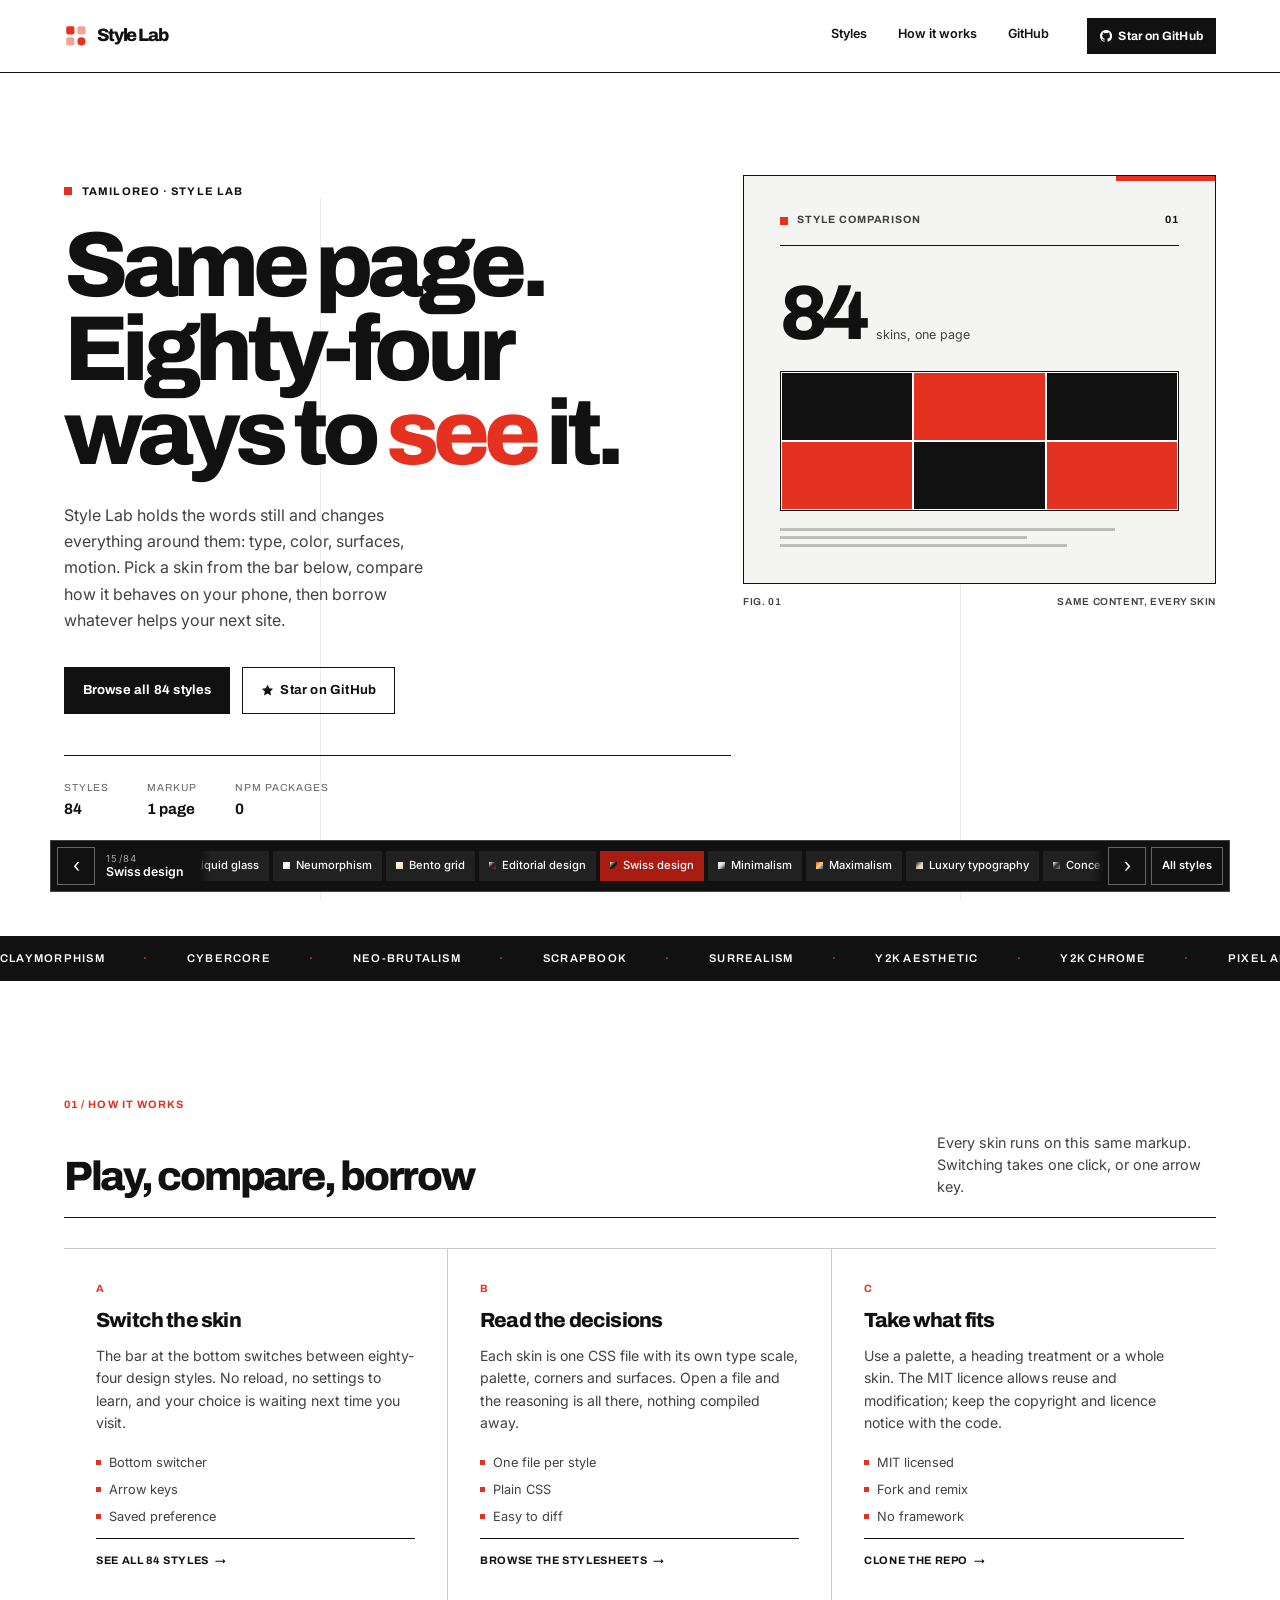
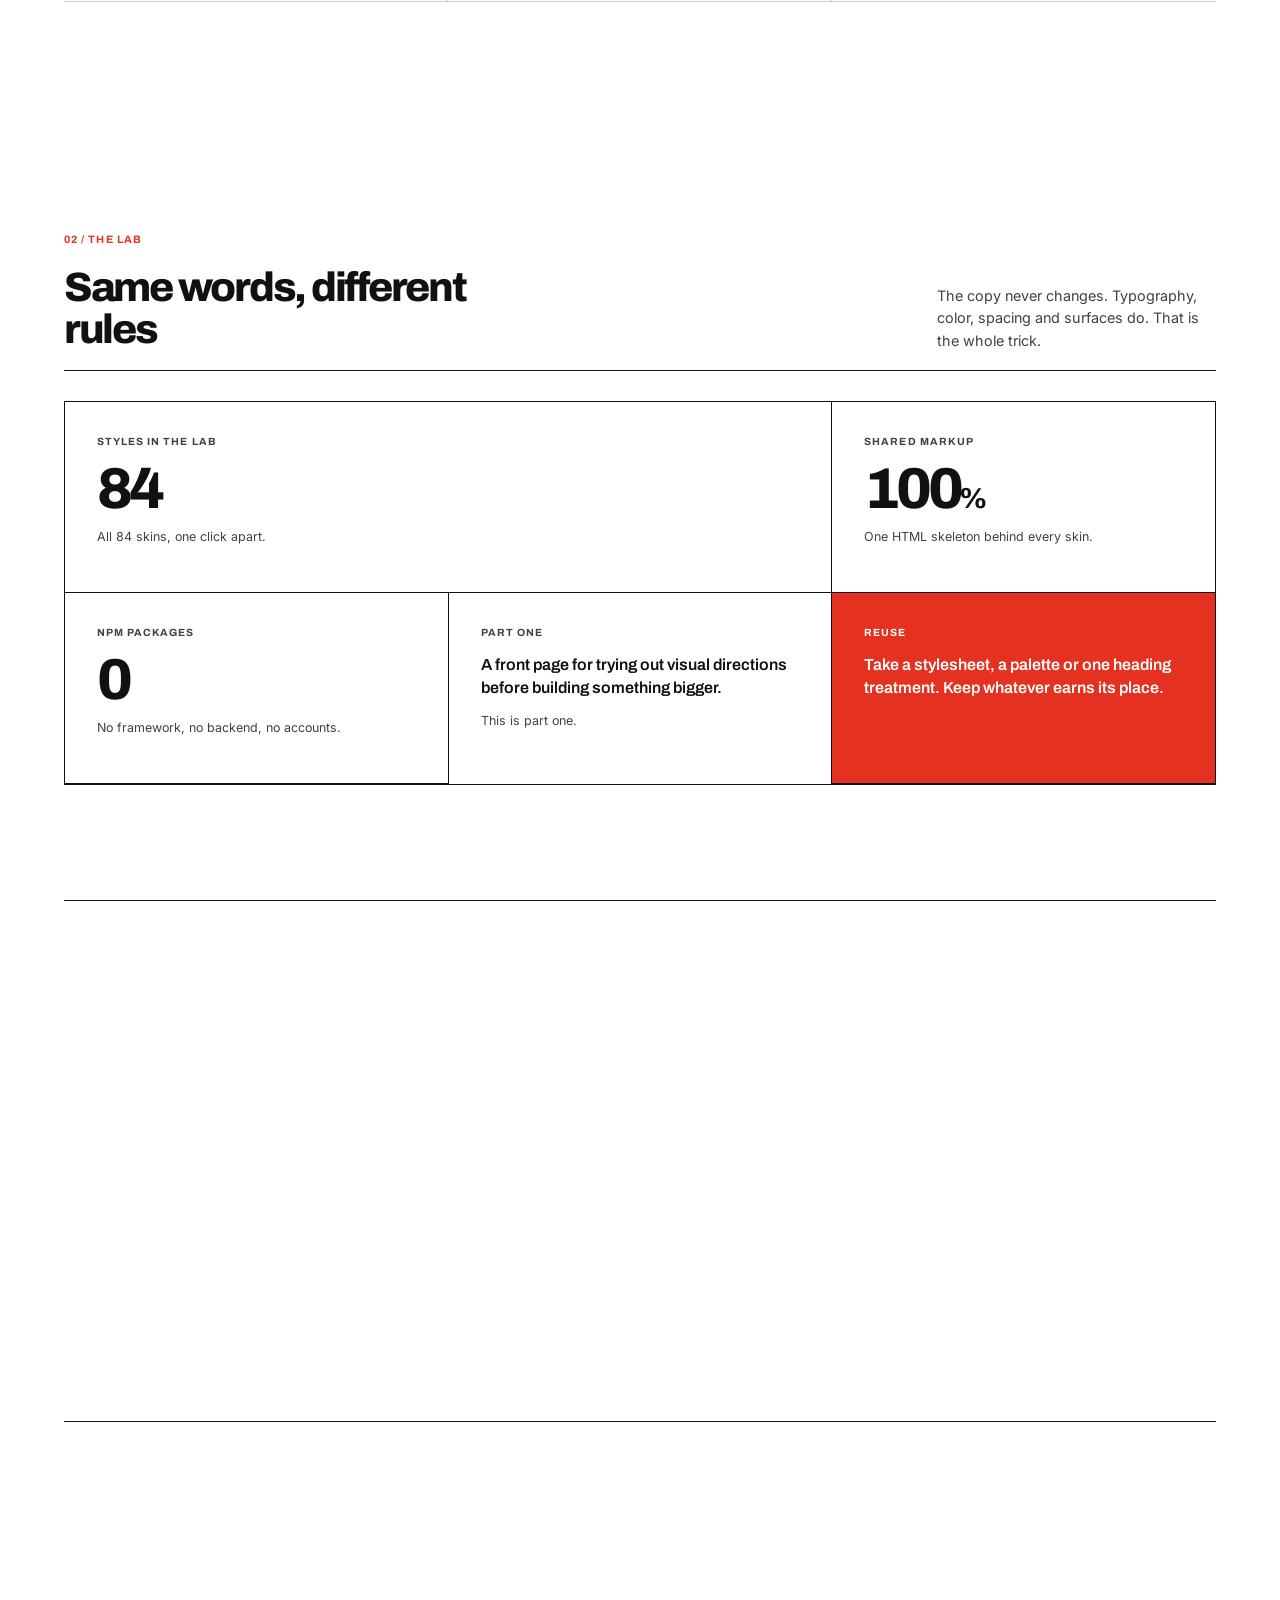
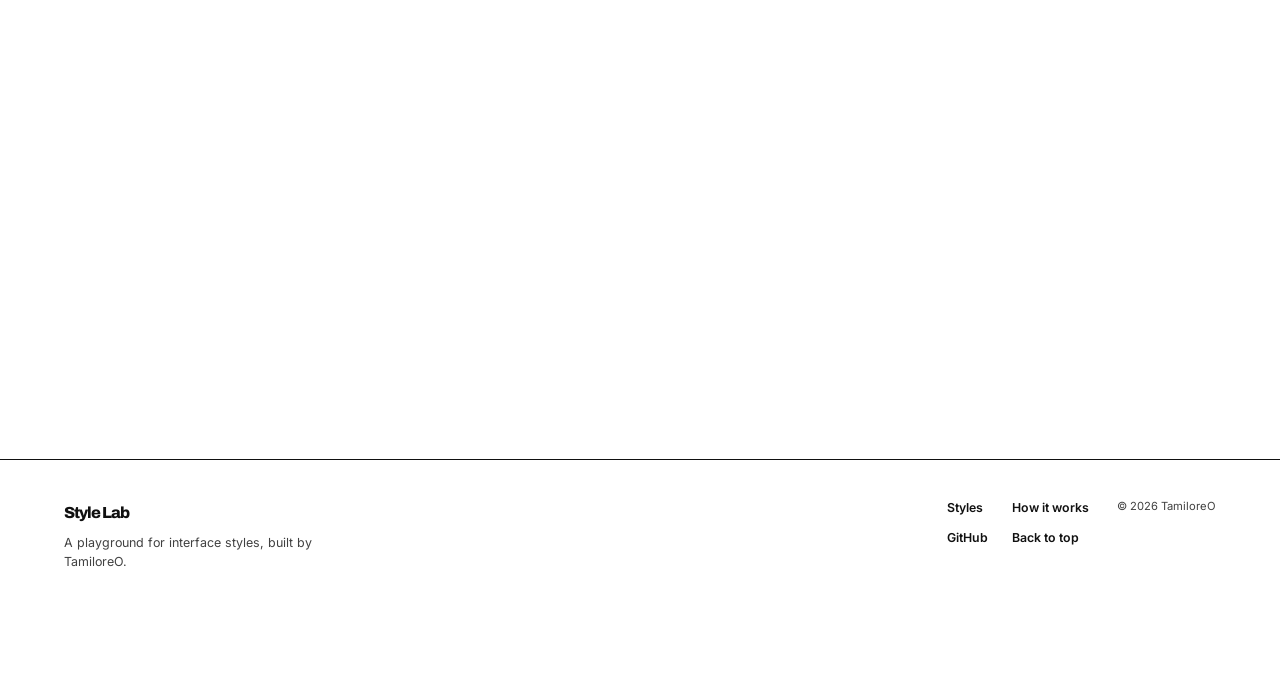
<file: public/index.html>
<!doctype html>
<html lang="en" data-style="swiss">
  <head>
    <meta charset="utf-8" />
    <meta name="viewport" content="width=device-width, initial-scale=1" />
    <title>Style Lab by TamiloreO: one page in eighty-four styles</title>
    <meta
      name="description"
      content="Eighty-four design styles applied to the same front page. Switch skins to compare type, color and layout, then borrow what works for your next site."
    />
    <link rel="canonical" href="https://tamiloreo.github.io/style-labs/" />
    <meta property="og:type" content="website" />
    <meta property="og:url" content="https://tamiloreo.github.io/style-labs/" />
    <meta property="og:title" content="Style Lab by TamiloreO" />
    <meta
      property="og:description"
      content="One page, eighty-four design styles. Compare them and find ideas for your next site."
    />
    <meta name="twitter:card" content="summary" />
    <meta name="twitter:title" content="TamiloreO’s Style Lab" />
    <meta name="twitter:description" content="One page, eighty-four styles. Play, compare, and find a direction for your next site." />
    <meta property="og:site_name" content="TamiloreO’s Style Lab" />
    <meta name="theme-color" content="#ffffff" />
    <link rel="preconnect" href="https://fonts.googleapis.com" />
    <link rel="preconnect" href="https://fonts.gstatic.com" crossorigin />
    <link rel="icon" href="favicon.svg" type="image/svg+xml" />
    <link rel="stylesheet" href="styles/base.css?v=42f1429597" />
    <script src="boot.js?v=42f1429597"></script>
    <script src="registry.js?v=42f1429597"></script>
    <noscript><link rel="stylesheet" href="styles/swiss.css?v=42f1429597" /></noscript>
    <link id="controls-sheet" rel="stylesheet" href="styles/controls.css?v=42f1429597" />
  </head>
  <body>
    <a class="skip-link" href="#main">Skip to content</a>

    <div class="decor" aria-hidden="true">
      <span class="decor__a"></span>
      <span class="decor__b"></span>
      <span class="decor__c"></span>
      <span class="decor__d"></span>
    </div>

    <header class="site-header">
      <div class="wrap site-header__inner">
        <a class="brand" href="#top" aria-label="Style Lab by TamiloreO, home">
          <span class="brand__mark" aria-hidden="true">
            <svg viewBox="0 0 32 32" fill="none" aria-hidden="true">
              <rect x="3" y="3" width="11" height="11" rx="2.4" fill="currentColor" />
              <rect x="18" y="3" width="11" height="11" rx="2.4" fill="currentColor" opacity="0.45" />
              <rect x="3" y="18" width="11" height="11" rx="2.4" fill="currentColor" opacity="0.45" />
              <rect x="18" y="18" width="11" height="11" rx="5.5" fill="currentColor" />
            </svg>
          </span>
          <span class="brand__word">Style Lab</span>
        </a>

        <nav class="site-nav" aria-label="Primary">
          <a href="#work">Styles</a>
          <a href="#studio">How it works</a>
          <a href="https://github.com/TamiloreO/style-labs" target="_blank" rel="noopener noreferrer">GitHub</a>
        </nav>

        <a
          class="btn btn--sm site-header__cta"
          href="https://github.com/TamiloreO/style-labs"
          target="_blank"
          rel="noopener noreferrer"
        >
          <svg class="icon" viewBox="0 0 16 16" fill="currentColor" aria-hidden="true">
            <path d="M8 0C3.58 0 0 3.58 0 8a8 8 0 0 0 5.47 7.59c.4.07.55-.17.55-.38 0-.19-.01-.82-.01-1.49-2.01.37-2.53-.49-2.69-.94-.09-.23-.48-.94-.82-1.13-.28-.15-.68-.52-.01-.53.63-.01 1.08.58 1.23.82.72 1.21 1.87.87 2.33.66.07-.52.28-.87.51-1.07-1.78-.2-3.64-.89-3.64-3.95 0-.87.31-1.59.82-2.15-.08-.2-.36-1.02.08-2.12 0 0 .67-.21 2.2.82a7.4 7.4 0 0 1 2-.27c.68 0 1.36.09 2 .27 1.53-1.04 2.2-.82 2.2-.82.44 1.1.16 1.92.08 2.12.51.56.82 1.27.82 2.15 0 3.07-1.87 3.75-3.65 3.95.29.25.54.73.54 1.48 0 1.07-.01 1.93-.01 2.2 0 .21.15.46.55.38A8.01 8.01 0 0 0 16 8c0-4.42-3.58-8-8-8Z" />
          </svg>
          Star on GitHub
        </a>

        <button class="nav-toggle" type="button" aria-expanded="false" aria-controls="mobile-nav">
          <span aria-hidden="true"></span>
          <span class="nav-toggle__text">Menu</span>
        </button>
      </div>

      <div class="mobile-nav" id="mobile-nav" hidden>
        <a href="#work">Styles</a>
        <a href="#studio">How it works</a>
        <a href="https://github.com/TamiloreO/style-labs" target="_blank" rel="noopener noreferrer">GitHub</a>
        <a href="https://github.com/TamiloreO/style-labs" target="_blank" rel="noopener noreferrer">Star on GitHub</a>
      </div>
    </header>

    <main id="main">
      <section class="hero wrap" id="top">
        <div class="hero__copy">
          <p class="eyebrow">
            <span class="eyebrow__dot" aria-hidden="true"></span>
            TamiloreO · Style Lab
          </p>
          <h1 class="hero__title">
            <span class="hl"><span class="hw">Same</span> <span class="hw">page.</span></span>
            <span class="hl"><span class="hw"><span class="no-break">Eighty-four</span></span> <span class="hw">ways</span></span>
            <span class="hl"><span class="hw">to</span> <em>see</em> <span class="hw">it.</span></span>
          </h1>
          <p class="hero__lede">
            Style Lab holds the words still and changes everything around them: type, color,
            surfaces, motion. Pick a skin from the bar below, compare how it behaves on your
            phone, then borrow whatever helps your next site.
          </p>
          <div class="hero__actions">
            <button class="btn" type="button" data-open-sheet>Browse all 84 styles</button>
            <a
              class="btn btn--ghost"
              href="https://github.com/TamiloreO/style-labs"
              target="_blank"
              rel="noopener noreferrer"
            >
              <svg class="icon" viewBox="0 0 16 16" fill="currentColor" aria-hidden="true">
                <path d="M8 .9l2.1 4.3 4.7.7-3.4 3.3.8 4.7L8 11.7l-4.2 2.2.8-4.7L1.2 5.9l4.7-.7L8 .9Z" />
              </svg>
              Star on GitHub
            </a>
          </div>
          <dl class="hero__meta">
            <div><dt>Styles</dt><dd>84</dd></div>
            <div><dt>Markup</dt><dd>1 page</dd></div>
            <div><dt>npm packages</dt><dd>0</dd></div>
          </dl>
        </div>

        <figure class="hero__art">
          <div class="art__viewport" id="art-viewport" tabindex="-1" aria-label="Hero artwork">
            <div class="art" id="art-panel">
              <div class="art__head">
                <span class="art__dot" aria-hidden="true"></span>
                <span class="art__label">Style comparison</span>
                <span class="art__num">01</span>
              </div>
              <div class="art__stat">
                <b>84</b>
                <span>skins, one page</span>
              </div>
              <div class="art__bars" aria-hidden="true">
                <i style="--h: 38%"></i>
                <i style="--h: 62%"></i>
                <i style="--h: 51%"></i>
                <i style="--h: 84%"></i>
                <i style="--h: 70%"></i>
                <i style="--h: 96%"></i>
              </div>
              <div class="art__list" aria-hidden="true">
                <span></span><span></span><span></span>
              </div>
            </div>
          </div>
          <div class="art__zoom" role="group" aria-label="Artwork view">
            <button class="art__zoom-btn" type="button" data-art-zoom="in" aria-label="Zoom in">+</button>
            <button class="art__zoom-btn" type="button" data-art-zoom="out" aria-label="Zoom out">&#8722;</button>
            <button class="art__zoom-btn art__zoom-btn--text" type="button" data-art-zoom="reset">Reset</button>
          </div>
          <figcaption>Fig. 01 <span>Same content, every skin</span></figcaption>
          <p class="image-credit" id="image-credit" hidden></p>
        </figure>
      </section>

      <section class="ticker" aria-hidden="true">
        <div class="ticker__track">
          <div class="ticker__group">
            <span>Claymorphism</span><i aria-hidden="true">·</i>
            <span>Cybercore</span><i aria-hidden="true">·</i>
            <span>Neo-brutalism</span><i aria-hidden="true">·</i>
            <span>Scrapbook</span><i aria-hidden="true">·</i>
            <span>Surrealism</span><i aria-hidden="true">·</i>
            <span>Y2K aesthetic</span><i aria-hidden="true">·</i>
            <span>Y2K chrome</span><i aria-hidden="true">·</i>
            <span>Pixel art</span><i aria-hidden="true">·</i>
            <span>Synthwave</span><i aria-hidden="true">·</i>
            <span>Glassmorphism</span><i aria-hidden="true">·</i>
            <span>Liquid glass</span><i aria-hidden="true">·</i>
            <span>Neumorphism</span><i aria-hidden="true">·</i>
            <span>Bento grid</span><i aria-hidden="true">·</i>
            <span>Editorial design</span><i aria-hidden="true">·</i>
            <span>Swiss design</span><i aria-hidden="true">·</i>
            <span>Minimalism</span><i aria-hidden="true">·</i>
            <span>Maximalism</span><i aria-hidden="true">·</i>
            <span>Luxury typography</span><i aria-hidden="true">·</i>
            <span>Conceptual sketch</span><i aria-hidden="true">·</i>
            <span>Ethereal</span><i aria-hidden="true">·</i>
            <span>Bohemian</span><i aria-hidden="true">·</i>
            <span>Victorian</span><i aria-hidden="true">·</i>
            <span>Cyberpunk</span><i aria-hidden="true">·</i>
            <span>Wabi-sabi</span><i aria-hidden="true">·</i>
            <span>Retro desktop</span><i aria-hidden="true">·</i>
            <span>Skeuomorphism</span><i aria-hidden="true">·</i>
            <span>Constructivism</span><i aria-hidden="true">·</i>
            <span>Op Art</span><i aria-hidden="true">·</i>
            <span>Risograph</span><i aria-hidden="true">·</i>
            <span>Comic layout</span><i aria-hidden="true">·</i>
            <span>Kinetic type</span><i aria-hidden="true">·</i>
            <span>Scrollytelling</span><i aria-hidden="true">·</i>
            <span>Relationship graph</span><i aria-hidden="true">·</i>
            <span>Material Expressive</span><i aria-hidden="true">·</i>
            <span>Wayfinding</span><i aria-hidden="true">·</i>
            <span>Conversational</span><i aria-hidden="true">·</i>
            <span>Administrative form</span><i aria-hidden="true">·</i>
            <span>Concrete poetry</span><i aria-hidden="true">·</i>
            <span>Zoomable canvas</span><i aria-hidden="true">·</i>
            <span>Banknote engraving</span><i aria-hidden="true">·</i>
            <span>Card catalogue</span><i aria-hidden="true">·</i>
            <span>Timetable grid</span><i aria-hidden="true">·</i>
            <span>Felt texture</span><i aria-hidden="true">·</i>
            <span>Fluted glass</span><i aria-hidden="true">·</i>
            <span>Thermal gradients</span><i aria-hidden="true">·</i>
            <span>Water ripples</span><i aria-hidden="true">·</i>
            <span>Speckled graphite</span><i aria-hidden="true">·</i>
            <span>Single-hue landscape</span><i aria-hidden="true">·</i>
            <span>Blueprint grids</span><i aria-hidden="true">·</i>
            <span>Halftone</span><i aria-hidden="true">·</i>
            <span>Grainy gradients</span><i aria-hidden="true">·</i>
            <span>Grass texture</span><i aria-hidden="true">·</i>
            <span>Dithered images</span><i aria-hidden="true">·</i>
            <span>Paper texture</span><i aria-hidden="true">·</i>
            <span>Contour lines</span><i aria-hidden="true">·</i>
            <span>Cloud sky</span><i aria-hidden="true">·</i>
            <span>Pixel mosaics</span><i aria-hidden="true">·</i>
            <span>Lens distortion</span><i aria-hidden="true">·</i>
            <span>Stippled gradients</span><i aria-hidden="true">·</i>
            <span>Square-dot grids</span><i aria-hidden="true">·</i>
            <span>Blurred photos</span><i aria-hidden="true">·</i>
            <span>Iridescent shapes</span><i aria-hidden="true">·</i>
            <span>Impressionist paintings</span><i aria-hidden="true">·</i>
            <span>ASCII and pixels</span><i aria-hidden="true">·</i>
            <span>Y2K Sony ads</span><i aria-hidden="true">·</i>
            <span>Mexico 68 optical art</span><i aria-hidden="true">·</i>
            <span>Nagel-inspired pop</span><i aria-hidden="true">·</i>
            <span>NASA graphics manual</span><i aria-hidden="true">·</i>
            <span>Googie signs</span><i aria-hidden="true">·</i>
            <span>Psychedelic pop ads</span><i aria-hidden="true">·</i>
            <span>Rams / Braun</span><i aria-hidden="true">·</i>
            <span>VHS tape covers</span><i aria-hidden="true">·</i>
            <span>Dark Deco</span><i aria-hidden="true">·</i>
            <span>Jet-age airline posters</span><i aria-hidden="true">·</i>
            <span>Sato-inspired gradients</span><i aria-hidden="true">·</i>
            <span>Y2K clear plastic</span><i aria-hidden="true">·</i>
            <span>French Open posters</span><i aria-hidden="true">·</i>
            <span>Vintage matchbooks</span><i aria-hidden="true">·</i>
            <span>Mission control rooms</span><i aria-hidden="true">·</i>
            <span>One-colour perfume ads</span><i aria-hidden="true">·</i>
            <span>Italian futurism ads</span><i aria-hidden="true">·</i>
            <span>Annual report covers</span><i aria-hidden="true">·</i>
            <span>50s Fortune covers</span><i aria-hidden="true">·</i>
            <span>Moody corporate futurism</span><i aria-hidden="true">·</i>
          </div>
          <div class="ticker__group">
            <span>Claymorphism</span><i aria-hidden="true">·</i>
            <span>Cybercore</span><i aria-hidden="true">·</i>
            <span>Neo-brutalism</span><i aria-hidden="true">·</i>
            <span>Scrapbook</span><i aria-hidden="true">·</i>
            <span>Surrealism</span><i aria-hidden="true">·</i>
            <span>Y2K aesthetic</span><i aria-hidden="true">·</i>
            <span>Y2K chrome</span><i aria-hidden="true">·</i>
            <span>Pixel art</span><i aria-hidden="true">·</i>
            <span>Synthwave</span><i aria-hidden="true">·</i>
            <span>Glassmorphism</span><i aria-hidden="true">·</i>
            <span>Liquid glass</span><i aria-hidden="true">·</i>
            <span>Neumorphism</span><i aria-hidden="true">·</i>
            <span>Bento grid</span><i aria-hidden="true">·</i>
            <span>Editorial design</span><i aria-hidden="true">·</i>
            <span>Swiss design</span><i aria-hidden="true">·</i>
            <span>Minimalism</span><i aria-hidden="true">·</i>
            <span>Maximalism</span><i aria-hidden="true">·</i>
            <span>Luxury typography</span><i aria-hidden="true">·</i>
            <span>Conceptual sketch</span><i aria-hidden="true">·</i>
            <span>Ethereal</span><i aria-hidden="true">·</i>
            <span>Bohemian</span><i aria-hidden="true">·</i>
            <span>Victorian</span><i aria-hidden="true">·</i>
            <span>Cyberpunk</span><i aria-hidden="true">·</i>
            <span>Wabi-sabi</span><i aria-hidden="true">·</i>
            <span>Retro desktop</span><i aria-hidden="true">·</i>
            <span>Skeuomorphism</span><i aria-hidden="true">·</i>
            <span>Constructivism</span><i aria-hidden="true">·</i>
            <span>Op Art</span><i aria-hidden="true">·</i>
            <span>Risograph</span><i aria-hidden="true">·</i>
            <span>Comic layout</span><i aria-hidden="true">·</i>
            <span>Kinetic type</span><i aria-hidden="true">·</i>
            <span>Scrollytelling</span><i aria-hidden="true">·</i>
            <span>Relationship graph</span><i aria-hidden="true">·</i>
            <span>Material Expressive</span><i aria-hidden="true">·</i>
            <span>Wayfinding</span><i aria-hidden="true">·</i>
            <span>Conversational</span><i aria-hidden="true">·</i>
            <span>Administrative form</span><i aria-hidden="true">·</i>
            <span>Concrete poetry</span><i aria-hidden="true">·</i>
            <span>Zoomable canvas</span><i aria-hidden="true">·</i>
            <span>Banknote engraving</span><i aria-hidden="true">·</i>
            <span>Card catalogue</span><i aria-hidden="true">·</i>
            <span>Timetable grid</span><i aria-hidden="true">·</i>
            <span>Felt texture</span><i aria-hidden="true">·</i>
            <span>Fluted glass</span><i aria-hidden="true">·</i>
            <span>Thermal gradients</span><i aria-hidden="true">·</i>
            <span>Water ripples</span><i aria-hidden="true">·</i>
            <span>Speckled graphite</span><i aria-hidden="true">·</i>
            <span>Single-hue landscape</span><i aria-hidden="true">·</i>
            <span>Blueprint grids</span><i aria-hidden="true">·</i>
            <span>Halftone</span><i aria-hidden="true">·</i>
            <span>Grainy gradients</span><i aria-hidden="true">·</i>
            <span>Grass texture</span><i aria-hidden="true">·</i>
            <span>Dithered images</span><i aria-hidden="true">·</i>
            <span>Paper texture</span><i aria-hidden="true">·</i>
            <span>Contour lines</span><i aria-hidden="true">·</i>
            <span>Cloud sky</span><i aria-hidden="true">·</i>
            <span>Pixel mosaics</span><i aria-hidden="true">·</i>
            <span>Lens distortion</span><i aria-hidden="true">·</i>
            <span>Stippled gradients</span><i aria-hidden="true">·</i>
            <span>Square-dot grids</span><i aria-hidden="true">·</i>
            <span>Blurred photos</span><i aria-hidden="true">·</i>
            <span>Iridescent shapes</span><i aria-hidden="true">·</i>
            <span>Impressionist paintings</span><i aria-hidden="true">·</i>
            <span>ASCII and pixels</span><i aria-hidden="true">·</i>
            <span>Y2K Sony ads</span><i aria-hidden="true">·</i>
            <span>Mexico 68 optical art</span><i aria-hidden="true">·</i>
            <span>Nagel-inspired pop</span><i aria-hidden="true">·</i>
            <span>NASA graphics manual</span><i aria-hidden="true">·</i>
            <span>Googie signs</span><i aria-hidden="true">·</i>
            <span>Psychedelic pop ads</span><i aria-hidden="true">·</i>
            <span>Rams / Braun</span><i aria-hidden="true">·</i>
            <span>VHS tape covers</span><i aria-hidden="true">·</i>
            <span>Dark Deco</span><i aria-hidden="true">·</i>
            <span>Jet-age airline posters</span><i aria-hidden="true">·</i>
            <span>Sato-inspired gradients</span><i aria-hidden="true">·</i>
            <span>Y2K clear plastic</span><i aria-hidden="true">·</i>
            <span>French Open posters</span><i aria-hidden="true">·</i>
            <span>Vintage matchbooks</span><i aria-hidden="true">·</i>
            <span>Mission control rooms</span><i aria-hidden="true">·</i>
            <span>One-colour perfume ads</span><i aria-hidden="true">·</i>
            <span>Italian futurism ads</span><i aria-hidden="true">·</i>
            <span>Annual report covers</span><i aria-hidden="true">·</i>
            <span>50s Fortune covers</span><i aria-hidden="true">·</i>
            <span>Moody corporate futurism</span><i aria-hidden="true">·</i>
          </div>
        </div>
      </section>

      <section class="section wrap" id="work">
        <header class="section__head">
          <p class="section__index">01 / How it works</p>
          <h2 class="section__title">Play, compare, borrow</h2>
          <p class="section__note">
            Every skin runs on this same markup. Switching takes one click, or one arrow key.
          </p>
        </header>

        <div class="work-stage" data-figure-slot hidden></div>

        <div class="cards">
          <article class="card">
            <span class="card__index">A</span>
            <h3 class="card__title">Switch the skin</h3>
            <p class="card__body">
              The bar at the bottom switches between eighty-four design styles. No reload, no
              settings to learn, and your choice is waiting next time you visit.
            </p>
            <ul class="card__list">
              <li>Bottom switcher</li>
              <li>Arrow keys</li>
              <li>Saved preference</li>
            </ul>
            <a class="card__link" href="#style-rail" data-open-sheet>
              See all 84 styles <span aria-hidden="true">→</span>
            </a>
          </article>

          <article class="card">
            <span class="card__index">B</span>
            <h3 class="card__title">Read the decisions</h3>
            <p class="card__body">
              Each skin is one CSS file with its own type scale, palette, corners and surfaces.
              Open a file and the reasoning is all there, nothing compiled away.
            </p>
            <ul class="card__list">
              <li>One file per style</li>
              <li>Plain CSS</li>
              <li>Easy to diff</li>
            </ul>
            <a
              class="card__link"
              href="https://github.com/TamiloreO/style-labs/tree/main/src/styles"
              target="_blank"
              rel="noopener noreferrer"
            >
              Browse the stylesheets <span aria-hidden="true">→</span>
            </a>
          </article>

          <article class="card">
            <span class="card__index">C</span>
            <h3 class="card__title">Take what fits</h3>
            <p class="card__body">
              Use a palette, a heading treatment or a whole skin. The MIT licence allows reuse
              and modification; keep the copyright and licence notice with the code.
            </p>
            <ul class="card__list">
              <li>MIT licensed</li>
              <li>Fork and remix</li>
              <li>No framework</li>
            </ul>
            <a
              class="card__link"
              href="https://github.com/TamiloreO/style-labs"
              target="_blank"
              rel="noopener noreferrer"
            >
              Clone the repo <span aria-hidden="true">→</span>
            </a>
          </article>
        </div>
      </section>

      <section class="section wrap" id="studio">
        <header class="section__head">
          <p class="section__index">02 / The lab</p>
          <h2 class="section__title">Same words, different rules</h2>
          <p class="section__note">
            The copy never changes. Typography, color, spacing and surfaces do. That is the
            whole trick.
          </p>
        </header>

        <div class="bento">
          <article class="tile tile--wide">
            <p class="tile__label">Styles in the lab</p>
            <p class="tile__figure">84</p>
            <p class="tile__note">All 84 skins, one click apart.</p>
          </article>
          <article class="tile">
            <p class="tile__label">Shared markup</p>
            <p class="tile__figure">100<span>%</span></p>
            <p class="tile__note">One HTML skeleton behind every skin.</p>
          </article>
          <article class="tile">
            <p class="tile__label">npm packages</p>
            <p class="tile__figure">0</p>
            <p class="tile__note">No framework, no backend, no accounts.</p>
          </article>
          <article class="tile tile--tall">
            <p class="tile__label">Part one</p>
            <p class="tile__quote">
              A front page for trying out visual directions before building something bigger.
            </p>
            <p class="tile__note">This is part one.</p>
          </article>
          <article class="tile tile--accent">
            <p class="tile__label">Reuse</p>
            <p class="tile__quote">
              Take a stylesheet, a palette or one heading treatment. Keep whatever earns its
              place.
            </p>
          </article>
        </div>
      </section>

      <section class="quote wrap" id="journal">
        <p class="quote__text">
          <span class="qp">A screenshot shows one moment.</span>
          <span class="qp">Here, you can resize the page, press the buttons,</span>
          <span class="qp">and see how each design behaves before choosing a direction.</span>
        </p>
        <footer class="quote__cite">
          <span class="quote__avatar" aria-hidden="true"></span>
          <span><b>Why Style Lab exists</b> Try the design, not just the screenshot</span>
        </footer>
      </section>

      <section class="closing wrap" id="contact">
        <div class="closing__inner">
          <p class="closing__eyebrow">03 / Next</p>
          <h2 class="closing__title">Found a direction you like?</h2>
          <p class="closing__body">
            Take the CSS, keep what works, delete the rest. If it saved you time, a star helps
            other people find it.
          </p>
          <div class="closing__actions">
            <a
              class="btn"
              href="https://github.com/TamiloreO/style-labs"
              target="_blank"
              rel="noopener noreferrer"
            >
              <svg class="icon" viewBox="0 0 16 16" fill="currentColor" aria-hidden="true">
                <path d="M8 0C3.58 0 0 3.58 0 8a8 8 0 0 0 5.47 7.59c.4.07.55-.17.55-.38 0-.19-.01-.82-.01-1.49-2.01.37-2.53-.49-2.69-.94-.09-.23-.48-.94-.82-1.13-.28-.15-.68-.52-.01-.53.63-.01 1.08.58 1.23.82.72 1.21 1.87.87 2.33.66.07-.52.28-.87.51-1.07-1.78-.2-3.64-.89-3.64-3.95 0-.87.31-1.59.82-2.15-.08-.2-.36-1.02.08-2.12 0 0 .67-.21 2.2.82a7.4 7.4 0 0 1 2-.27c.68 0 1.36.09 2 .27 1.53-1.04 2.2-.82 2.2-.82.44 1.1.16 1.92.08 2.12.51.56.82 1.27.82 2.15 0 3.07-1.87 3.75-3.65 3.95.29.25.54.73.54 1.48 0 1.07-.01 1.93-.01 2.2 0 .21.15.46.55.38A8.01 8.01 0 0 0 16 8c0-4.42-3.58-8-8-8Z" />
              </svg>
              Star on GitHub
            </a>
            <a class="btn btn--ghost" href="#top">Back to top</a>
          </div>
        </div>
      </section>
    </main>

    <footer class="site-footer">
      <div class="wrap site-footer__inner">
        <div class="site-footer__brand">
          <span class="brand__word">Style Lab</span>
          <p>A playground for interface styles, built by TamiloreO.</p>
        </div>
        <nav class="site-footer__nav" aria-label="Footer">
          <a href="#work">Styles</a>
          <a href="#studio">How it works</a>
          <a href="https://github.com/TamiloreO/style-labs" target="_blank" rel="noopener noreferrer">GitHub</a>
          <a href="#top">Back to top</a>
        </nav>
        <p class="site-footer__legal">© 2026 TamiloreO</p>
      </div>
    </footer>

    <nav class="switcher" id="switcher" aria-label="Design style">
      <div class="switcher__bar">
        <button class="switcher__arrow" id="prev-style" type="button" aria-label="Previous style">
          <span aria-hidden="true">‹</span>
        </button>

        <div class="switcher__current" aria-live="polite" aria-atomic="true">
          <span class="switcher__count" id="style-count">01/84</span>
          <span class="switcher__name" id="style-name">Swiss design</span>
        </div>

        <div class="switcher__rail" id="style-rail" role="group" aria-label="All styles"></div>

        <button class="switcher__arrow" id="next-style" type="button" aria-label="Next style">
          <span aria-hidden="true">›</span>
        </button>

        <button class="switcher__all" id="open-sheet" type="button" aria-expanded="false" aria-controls="style-sheet">
          All styles
        </button>
      </div>
      <p class="style-status" id="style-status" role="status" aria-live="polite"></p>
    </nav>

    <div class="sheet" id="style-sheet" hidden>
      <div class="sheet__scrim" data-close-sheet></div>
      <div class="sheet__panel" role="dialog" aria-modal="true" aria-labelledby="sheet-title">
        <header class="sheet__head">
          <div>
            <p class="sheet__eyebrow">TamiloreO · Style Lab</p>
            <h2 class="sheet__title" id="sheet-title">Eighty-four directions, one page</h2>
          </div>
          <button class="sheet__close" type="button" data-close-sheet aria-label="Close style list">×</button>
        </header>
        <div class="sheet__grid" id="style-grid"></div>
        <footer class="sheet__foot">
          <p>Explore the styles, then see how they are built on GitHub.</p>
          <a
            class="btn btn--sm"
            href="https://github.com/TamiloreO/style-labs"
            target="_blank"
            rel="noopener noreferrer"
          >
            <svg class="icon" viewBox="0 0 16 16" fill="currentColor" aria-hidden="true">
              <path d="M8 0C3.58 0 0 3.58 0 8a8 8 0 0 0 5.47 7.59c.4.07.55-.17.55-.38 0-.19-.01-.82-.01-1.49-2.01.37-2.53-.49-2.69-.94-.09-.23-.48-.94-.82-1.13-.28-.15-.68-.52-.01-.53.63-.01 1.08.58 1.23.82.72 1.21 1.87.87 2.33.66.07-.52.28-.87.51-1.07-1.78-.2-3.64-.89-3.64-3.95 0-.87.31-1.59.82-2.15-.08-.2-.36-1.02.08-2.12 0 0 .67-.21 2.2.82a7.4 7.4 0 0 1 2-.27c.68 0 1.36.09 2 .27 1.53-1.04 2.2-.82 2.2-.82.44 1.1.16 1.92.08 2.12.51.56.82 1.27.82 2.15 0 3.07-1.87 3.75-3.65 3.95.29.25.54.73.54 1.48 0 1.07-.01 1.93-.01 2.2 0 .21.15.46.55.38A8.01 8.01 0 0 0 16 8c0-4.42-3.58-8-8-8Z" />
            </svg>
            Star on GitHub
          </a>
        </footer>
      </div>
    </div>

    <script src="app.js?v=42f1429597" defer></script>
    <script src="ripple.js?v=42f1429597" defer></script>
    <script src="stage.js?v=42f1429597" defer></script>
  </body>
</html>
</file>
<file: public/styles/base.css>
:root{--bg:#f7f6f2;--bg-2:#ffffff;--ink:#14140f;--ink-2:#5c5b53;--ink-3:#8b8981;--line:#dedbd2;--surface:#ffffff;--surface-2:#f0eee7;--accent:#14140f;--accent-2:#c8452b;--on-accent:#ffffff;--radius:2px;--radius-sm:2px;--radius-lg:2px;--border-w:1px;--shadow:none;--card-shadow:none;--font-display:"Archivo","Helvetica Neue",Arial,sans-serif;--font-text:"Inter",system-ui,-apple-system,sans-serif;--font-label:"Archivo","Helvetica Neue",Arial,sans-serif;--display-weight:600;--display-wght:620;--display-lh:0.98;--display-track:-0.025em;--display-case:none;--display-size:clamp(2.6rem,6.4vw,5.1rem);--body-size:clamp(1rem,0.5vw + 0.9rem,1.09rem);--label-track:0.14em;--label-case:uppercase;--label-size:0.72rem;--label-weight:600;--maxw:1180px;--pad:clamp(18px,4vw,44px);--section-y:clamp(56px,8vw,112px);--gap:clamp(16px,2.2vw,28px);--btn-radius:2px;--btn-border:1px solid var(--ink);--btn-bg:var(--ink);--btn-ink:var(--on-accent);--btn-pad:0.95em 1.6em;--btn-weight:600;--btn-track:0;--btn-case:none;--btn-shadow:none;--card-pad:clamp(20px,2.4vw,30px);--tile-radius:var(--radius);--sw-bg:rgba(14,14,14,0.9);--sw-ink:#f4f2ec;--sw-line:rgba(255,255,255,0.16);--sw-active-bg:#f4f2ec;--sw-active-ink:#101010;--sw-radius:999px;--sw-font:"Inter",system-ui,sans-serif;--sw-blur:18px;--swatch-1:#e6e2d8;--swatch-2:#9d9a90;--swatch-3:#14140f;--grid-line:rgba(0,0,0,0.07);--ease:cubic-bezier(0.22,0.61,0.36,1);}*,*::before,*::after{box-sizing:border-box;}html{-webkit-text-size-adjust:100%;scroll-behavior:smooth;}body{margin:0;background:var(--bg);color:var(--ink);font-family:var(--font-text);font-size:var(--body-size);line-height:1.6;padding-bottom:calc(78px + env(safe-area-inset-bottom,0px));-webkit-font-smoothing:antialiased;overflow-x:hidden;transition:background-color 220ms var(--ease),color 220ms var(--ease);}img,svg{display:block;max-width:100%;}button{font:inherit;color:inherit;}a{color:inherit;}:focus-visible{outline:2px solid var(--accent-2);outline-offset:3px;}.skip-link{position:absolute;left:-9999px;top:0;z-index:200;background:var(--ink);color:var(--bg);padding:10px 16px;}.skip-link:focus{left:12px;top:12px;}.wrap{width:min(100% - (var(--pad) * 2),var(--maxw));margin-inline:auto;}.decor{position:fixed;inset:0;pointer-events:none;z-index:0;overflow:hidden;}.decor__a,.decor__b,.decor__c,.decor__d{position:absolute;display:none;}main,.site-header,.site-footer{position:relative;z-index:1;}.liquid-field{position:fixed;inset:0;display:block;width:100%;height:100%;z-index:0;pointer-events:none;opacity:0;visibility:hidden;mix-blend-mode:overlay;transform:translateZ(0);transition:opacity 700ms ease;}[data-style="liquid-glass"] .liquid-field{opacity:0.92;visibility:visible;}.art__viewport{position:relative;}.work-stage{display:none;}.art__zoom{display:none;}.art__zoom-btn{font:inherit;cursor:pointer;}.site-header{position:relative;padding-block:clamp(14px,2vw,22px);border-bottom:var(--border-w) solid var(--line);background:color-mix(in srgb,var(--bg) 82%,transparent);backdrop-filter:blur(10px);z-index:30;}.site-header__inner{display:flex;align-items:center;gap:clamp(14px,3vw,34px);}.brand{display:inline-flex;align-items:center;gap:10px;text-decoration:none;margin-right:auto;}.brand__mark{width:1.5em;height:1.5em;display:grid;place-items:center;color:var(--accent);}.brand__mark svg{width:100%;height:100%;}.brand__word{font-family:var(--font-display);font-weight:700;font-size:1.16rem;letter-spacing:-0.02em;line-height:1;}.site-nav{display:flex;align-items:center;gap:clamp(14px,2vw,26px);font-size:0.92rem;}.site-nav a,.site-footer__nav a{text-decoration:none;position:relative;padding-bottom:2px;}.site-nav a::after,.site-footer__nav a::after{content:"";position:absolute;left:0;right:0;bottom:0;height:1px;background:currentColor;transform:scaleX(0);transform-origin:left;transition:transform 220ms var(--ease);}.site-nav a:hover::after,.site-footer__nav a:hover::after{transform:scaleX(1);}.site-nav a:hover,.site-footer__nav a:hover,.card__link:hover{text-decoration:none;opacity:0.86;}.nav-toggle{display:none;align-items:center;gap:8px;background:none;border:1px solid var(--line);border-radius:var(--btn-radius);padding:8px 12px;cursor:pointer;font-size:0.82rem;}.mobile-nav{display:none;flex-direction:column;gap:2px;padding:10px var(--pad) 16px;border-top:1px solid var(--line);background:var(--bg);}.mobile-nav a{text-decoration:none;padding:10px 0;font-family:var(--font-display);font-size:1.1rem;border-bottom:1px solid var(--line);}.btn{display:inline-flex;align-items:center;justify-content:center;gap:0.5em;padding:var(--btn-pad);border:var(--btn-border);border-radius:var(--btn-radius);background:var(--btn-bg);color:var(--btn-ink);font-family:var(--font-label);font-weight:var(--btn-weight);font-size:0.88rem;letter-spacing:var(--btn-track);text-align:center;text-transform:var(--btn-case);text-decoration:none;cursor:pointer;box-shadow:var(--btn-shadow);transition:transform 160ms var(--ease),box-shadow 160ms var(--ease),background-color 160ms var(--ease),color 160ms var(--ease);will-change:transform;}.btn:hover{transform:translateY(-1px);}.btn:active{transform:translateY(1px);}.btn--ghost{background:transparent;color:var(--ink);}.btn--sm{padding:0.6em 1.1em;font-size:0.8rem;}.hero{display:grid;grid-template-columns:1.05fr 0.95fr;gap:clamp(24px,5vw,64px);align-items:center;padding-block:clamp(38px,6vw,84px) var(--section-y);}.eyebrow{display:inline-flex;align-items:center;gap:0.6em;margin:0 0 clamp(14px,2vw,22px);font-family:var(--font-label);font-size:var(--label-size);font-weight:var(--label-weight);letter-spacing:var(--label-track);text-transform:var(--label-case);color:var(--ink-2);}.eyebrow__dot{width:0.55em;height:0.55em;border-radius:50%;background:var(--accent-2);flex:none;}.hero__title{margin:0 0 clamp(16px,2.2vw,26px);font-family:var(--font-display);font-weight:var(--display-weight);font-size:var(--display-size);line-height:var(--display-lh);letter-spacing:var(--display-track);text-transform:var(--display-case);text-wrap:balance;}.no-break{white-space:nowrap;}.hero__title em{font-style:italic;font-weight:inherit;}.hero__lede{margin:0 0 clamp(22px,3vw,34px);max-width:40ch;color:var(--ink-2);font-size:clamp(1rem,0.35vw + 0.95rem,1.14rem);}.hero__actions{display:flex;flex-wrap:wrap;gap:12px;margin-bottom:clamp(26px,3.5vw,40px);}.hero__meta{display:flex;flex-wrap:wrap;gap:clamp(18px,3vw,40px);margin:0;padding-top:clamp(16px,2vw,24px);border-top:var(--border-w) solid var(--line);}.hero__meta div{display:grid;gap:2px;}.hero__meta dt{font-family:var(--font-label);font-size:0.68rem;letter-spacing:var(--label-track);text-transform:uppercase;color:var(--ink-3);}.hero__meta dd{margin:0;font-family:var(--font-display);font-size:1.02rem;font-weight:600;}.hero__art{margin:0;position:relative;}.art{position:relative;border:var(--border-w) solid var(--line);border-radius:var(--radius-lg);background:var(--surface);box-shadow:var(--card-shadow);padding:clamp(18px,2.2vw,26px);overflow:hidden;}.art__head{display:flex;align-items:center;gap:10px;padding-bottom:14px;border-bottom:var(--border-w) solid var(--line);}.art__dot{width:9px;height:9px;border-radius:50%;background:var(--accent-2);flex:none;}.art__label{font-family:var(--font-label);font-size:0.72rem;letter-spacing:0.08em;text-transform:uppercase;color:var(--ink-2);}.art__num{margin-left:auto;font-family:var(--font-label);font-size:0.72rem;color:var(--ink-3);}.art__stat{display:flex;align-items:baseline;gap:10px;padding-block:clamp(16px,2.4vw,26px) clamp(10px,1.4vw,16px);flex-wrap:wrap;}.art__stat b{font-family:var(--font-display);font-size:clamp(2.4rem,4.4vw,3.4rem);font-weight:var(--display-weight);letter-spacing:-0.03em;line-height:1;}.art__stat span{font-size:0.82rem;color:var(--ink-2);}.art__bars{display:flex;align-items:flex-end;gap:clamp(6px,1vw,12px);height:clamp(84px,12vw,132px);padding-top:8px;}.art__bars i{flex:1;height:var(--h,50%);border-radius:var(--radius-sm);background:var(--accent);opacity:0.86;transition:height 420ms var(--ease);}.art__bars i:nth-child(2n){background:var(--accent-2);opacity:0.9;}.art__list{display:grid;gap:8px;margin-top:clamp(14px,2vw,20px);}.art__list span{display:block;height:7px;border-radius:999px;background:var(--surface-2);}.art__list span:nth-child(1){width:84%;}.art__list span:nth-child(2){width:62%;}.art__list span:nth-child(3){width:72%;}.hero__art figcaption{display:flex;justify-content:space-between;gap:12px;margin-top:12px;font-family:var(--font-label);font-size:0.7rem;letter-spacing:0.06em;text-transform:uppercase;color:var(--ink-3);}.ticker{border-block:var(--border-w) solid var(--line);overflow:hidden;padding-block:12px;}.ticker__track{display:flex;width:max-content;animation:ticker 38s linear infinite;}.ticker__group{display:flex;align-items:center;gap:clamp(18px,3vw,40px);padding-right:clamp(18px,3vw,40px);font-family:var(--font-label);font-size:0.78rem;letter-spacing:var(--label-track);text-transform:uppercase;white-space:nowrap;color:var(--ink-2);}.ticker__group i{color:var(--accent-2);font-style:normal;}@keyframes ticker{from{transform:translate3d(0,0,0);}to{transform:translate3d(-50%,0,0);}}.section{padding-block:var(--section-y);scroll-margin-top:24px;}.section__head{display:grid;grid-template-columns:minmax(0,1.4fr) minmax(0,1fr);gap:clamp(14px,3vw,48px);align-items:end;margin-bottom:clamp(28px,4vw,52px);padding-bottom:clamp(16px,2vw,24px);border-bottom:var(--border-w) solid var(--line);}.section__index{grid-column:1 / -1;margin:0;font-family:var(--font-label);font-size:var(--label-size);letter-spacing:var(--label-track);text-transform:var(--label-case);color:var(--ink-3);}.section__title{margin:0;font-family:var(--font-display);font-weight:var(--display-weight);font-size:clamp(1.7rem,3.2vw,2.7rem);line-height:1.04;letter-spacing:var(--display-track);}.section__note{margin:0;color:var(--ink-2);font-size:0.95rem;max-width:34ch;}.cards{display:grid;grid-template-columns:repeat(auto-fit,minmax(min(100%,260px),1fr));gap:var(--gap);}.card{position:relative;display:flex;flex-direction:column;gap:10px;padding:var(--card-pad);border:var(--border-w) solid var(--line);border-radius:var(--radius);background:var(--surface);box-shadow:var(--card-shadow);transition:transform 220ms var(--ease),box-shadow 220ms var(--ease);}.card__index{font-family:var(--font-label);font-size:0.7rem;letter-spacing:0.16em;color:var(--accent-2);}.card__title{margin:0;font-family:var(--font-display);font-size:1.32rem;font-weight:600;line-height:1.16;letter-spacing:-0.01em;}.card__body{margin:0;color:var(--ink-2);font-size:0.94rem;}.card__list{list-style:none;margin:6px 0 0;padding:0;display:grid;gap:6px;font-size:0.86rem;color:var(--ink-2);}.card__list li{display:flex;align-items:center;gap:8px;}.card__list li::before{content:"";width:5px;height:5px;background:var(--accent-2);border-radius:50%;flex:none;}.card__link{margin-top:auto;padding-top:14px;display:inline-flex;align-items:center;gap:6px;font-family:var(--font-label);font-size:0.78rem;letter-spacing:0.06em;text-transform:uppercase;text-decoration:none;border-top:var(--border-w) solid var(--line);}.card__link span{transition:transform 200ms var(--ease);}.card__link:hover span{transform:translateX(4px);}.bento{display:grid;grid-template-columns:repeat(6,minmax(0,1fr));gap:var(--gap);}.tile{grid-column:span 2;display:flex;flex-direction:column;gap:10px;padding:var(--card-pad);border:var(--border-w) solid var(--line);border-radius:var(--tile-radius);background:var(--surface);box-shadow:var(--card-shadow);min-height:168px;}.tile--wide{grid-column:span 4;}.tile--tall{grid-row:span 2;}.tile--accent{background:var(--surface-2);}.tile__label{margin:0;font-family:var(--font-label);font-size:0.68rem;letter-spacing:var(--label-track);text-transform:uppercase;color:var(--ink-3);}.tile__figure{margin:0;font-family:var(--font-display);font-size:clamp(2.4rem,4.6vw,3.6rem);font-weight:var(--display-weight);line-height:0.92;letter-spacing:-0.03em;}.tile__figure span{font-size:0.5em;}.tile__note{margin:0;font-size:0.82rem;color:var(--ink-2);}.tile__quote{margin:0;font-family:var(--font-display);font-size:1.06rem;line-height:1.36;}.quote{padding-block:var(--section-y);border-block:var(--border-w) solid var(--line);text-align:center;display:grid;justify-items:center;gap:clamp(20px,3vw,32px);}.quote__text{margin:0;max-width:26ch;font-family:var(--font-display);font-weight:var(--display-weight);font-size:clamp(1.5rem,3.4vw,2.6rem);line-height:1.14;letter-spacing:var(--display-track);text-wrap:balance;}.quote__cite{display:inline-flex;align-items:center;gap:12px;font-size:0.86rem;color:var(--ink-2);}.quote__cite b{color:var(--ink);font-weight:600;}.quote__avatar{width:34px;height:34px;border-radius:50%;background:var(--accent-2);flex:none;}.closing{padding-block:var(--section-y);}.closing__inner{display:grid;gap:12px;justify-items:start;padding:clamp(28px,4vw,56px);border:var(--border-w) solid var(--line);border-radius:var(--radius);background:var(--surface);box-shadow:var(--card-shadow);}.closing__eyebrow{margin:0;font-family:var(--font-label);font-size:var(--label-size);letter-spacing:var(--label-track);text-transform:var(--label-case);color:var(--ink-3);}.closing__title{margin:0;font-family:var(--font-display);font-weight:var(--display-weight);font-size:clamp(1.9rem,4.4vw,3.4rem);line-height:1;letter-spacing:var(--display-track);}.closing__body{margin:0;color:var(--ink-2);}.closing__actions{display:flex;flex-wrap:wrap;gap:12px;margin-top:12px;}.site-footer{border-top:var(--border-w) solid var(--line);padding-block:clamp(28px,4vw,44px);}.site-footer__inner{display:grid;grid-template-columns:1.4fr auto auto;gap:clamp(18px,3vw,48px);align-items:start;}.site-footer__brand .brand__word{font-size:1.1rem;}.site-footer__brand p{margin:8px 0 0;font-size:0.84rem;color:var(--ink-2);max-width:32ch;}.site-footer__nav{display:grid;gap:8px;font-size:0.86rem;justify-items:start;}.site-footer__legal{margin:0;font-size:0.78rem;color:var(--ink-3);text-align:right;}.switcher{position:fixed;inset:auto 0 0 0;z-index:80;padding:10px clamp(10px,2vw,22px) calc(10px + env(safe-area-inset-bottom,0px));pointer-events:none;}.switcher__bar{pointer-events:auto;display:flex;align-items:center;gap:6px;max-width:min(100%,1180px);margin-inline:auto;padding:7px 8px;border:1px solid var(--sw-line);border-radius:var(--sw-radius);background:var(--sw-bg);color:var(--sw-ink);backdrop-filter:blur(var(--sw-blur));-webkit-backdrop-filter:blur(var(--sw-blur));font-family:var(--sw-font);box-shadow:0 10px 40px rgba(0,0,0,0.24);}.switcher__arrow{flex:none;width:32px;height:32px;display:grid;place-items:center;border-radius:var(--sw-radius);border:1px solid var(--sw-line);background:transparent;color:inherit;cursor:pointer;font-size:1.05rem;line-height:1;transition:background-color 140ms var(--ease);}.switcher__arrow:hover{background:rgba(255,255,255,0.12);}.switcher__current{flex:none;display:grid;gap:1px;padding-inline:6px 10px;min-width:96px;max-width:168px;line-height:1.15;}.switcher__count{font-size:0.62rem;letter-spacing:0.14em;opacity:0.62;}.switcher__name{font-size:0.84rem;font-weight:600;letter-spacing:-0.01em;white-space:nowrap;overflow:hidden;text-overflow:ellipsis;}.switcher__rail{display:flex;align-items:center;gap:5px;overflow-x:auto;scrollbar-width:none;flex:1;padding:2px;scroll-snap-type:x proximity;mask-image:linear-gradient(90deg,transparent,#000 12px,#000 calc(100% - 12px),transparent);}.switcher__rail::-webkit-scrollbar{display:none;}.chip{flex:none;scroll-snap-align:center;display:inline-flex;align-items:center;gap:6px;padding:7px 11px;border-radius:inherit;border:1px solid transparent;background:rgba(255,255,255,0.07);color:inherit;font-family:inherit;font-size:0.76rem;font-weight:500;line-height:1;cursor:pointer;white-space:nowrap;transition:background-color 140ms var(--ease),color 140ms var(--ease);}.chip:hover{background:rgba(255,255,255,0.16);}.chip[aria-pressed="true"]{background:var(--sw-active-bg);color:var(--sw-active-ink);}.chip__dot{width:7px;height:7px;border-radius:50%;background:linear-gradient(135deg,var(--swatch-1),var(--swatch-2),var(--swatch-3));flex:none;}.switcher__all{flex:none;padding:8px 12px;border-radius:var(--sw-radius);border:1px solid var(--sw-line);background:transparent;color:inherit;font-family:inherit;font-size:0.76rem;font-weight:600;cursor:pointer;white-space:nowrap;transition:background-color 140ms var(--ease);}.switcher__all:hover{background:rgba(255,255,255,0.12);}.sheet{position:fixed;inset:0;z-index:90;display:grid;align-items:end;}.sheet[hidden]{display:none;}.sheet__scrim{position:absolute;inset:0;background:rgba(8,8,8,0.55);backdrop-filter:blur(3px);animation:fade 180ms var(--ease);}.sheet__panel{position:relative;max-width:min(100%,1180px);max-height:82vh;overflow:auto;margin-inline:auto;width:100%;background:var(--bg-2);color:var(--ink);border-top-left-radius:18px;border-top-right-radius:18px;padding:clamp(20px,3vw,34px);box-shadow:0 -20px 60px rgba(0,0,0,0.3);animation:sheetUp 260ms var(--ease);}.sheet__head{display:flex;align-items:start;justify-content:space-between;gap:16px;margin-bottom:clamp(16px,2.4vw,26px);}.sheet__eyebrow{margin:0 0 4px;font-family:var(--font-label);font-size:0.66rem;letter-spacing:0.16em;text-transform:uppercase;color:var(--ink-3);}.sheet__title{margin:0;font-family:var(--font-display);font-size:clamp(1.18rem,2.4vw,1.7rem);font-weight:var(--display-weight);letter-spacing:-0.02em;line-height:1.1;}.sheet__close{flex:none;width:38px;height:38px;border-radius:50%;border:1px solid var(--line);background:transparent;font-size:1.3rem;line-height:1;cursor:pointer;color:var(--ink-2);}.sheet__grid{display:grid;grid-template-columns:repeat(auto-fill,minmax(min(100%,190px),1fr));gap:10px;}.style-card{display:grid;gap:6px;text-align:left;padding:12px;border:1px solid var(--line);border-radius:10px;background:var(--surface);cursor:pointer;transition:transform 160ms var(--ease),border-color 160ms var(--ease);}.style-card:hover{transform:translateY(-2px);border-color:var(--ink-3);}.style-card[aria-pressed="true"]{border-color:var(--accent-2);box-shadow:0 0 0 1px var(--accent-2) inset;}.style-card__swatch{display:flex;height:34px;border-radius:6px;overflow:hidden;}.style-card__swatch i{flex:1;}.style-card__name{font-family:var(--font-display);font-size:0.92rem;font-weight:600;letter-spacing:-0.01em;}.style-card__meta{font-size:0.7rem;color:var(--ink-3);letter-spacing:0.06em;text-transform:uppercase;}@keyframes fade{from{opacity:0;}}@keyframes sheetUp{from{transform:translateY(24px);opacity:0;}}@media (max-width:980px){.hero{grid-template-columns:1fr;gap:clamp(28px,5vw,44px);}.hero__art{max-width:520px;}.section__head{grid-template-columns:1fr;align-items:start;}.bento{grid-template-columns:repeat(4,minmax(0,1fr));}.tile--wide{grid-column:span 4;}.tile{grid-column:span 2;}.tile--tall{grid-row:span 1;}.site-footer__inner{grid-template-columns:1fr 1fr;}.site-footer__legal{grid-column:1 / -1;text-align:left;}}@media (max-width:820px){.site-nav,.site-header__cta{display:none;}.nav-toggle{display:inline-flex;}.mobile-nav.is-open{display:flex;}.switcher__current{display:none;}.switcher__bar{gap:4px;}}@media (max-width:560px){.bento{grid-template-columns:1fr;}.tile,.tile--wide{grid-column:1 / -1;}.hero__meta{gap:14px 22px;}.site-footer__inner{grid-template-columns:1fr;}.switcher__all{padding:8px 10px;font-size:0.72rem;}}@media (prefers-reduced-motion:reduce){html{scroll-behavior:auto;}*,*::before,*::after{animation-duration:0.001ms !important;animation-iteration-count:1 !important;transition-duration:0.001ms !important;}.ticker__track{animation:none;}}.icon{display:inline-block;flex:none;width:1em;height:1em;}.btn .icon{margin-block:-0.08em;}.sheet__foot{display:flex;flex-wrap:wrap;align-items:center;justify-content:space-between;gap:12px 18px;margin-top:20px;padding-top:16px;border-top:1px solid var(--line);}.sheet__foot p{margin:0;max-width:46ch;font-family:var(--font-text);font-size:0.8rem;line-height:1.5;color:var(--ink-2);}
</file>
<file: public/styles/swiss.css>
[data-style="swiss"]{--bg:#fff;--bg-2:#fff;--ink:#111;--ink-2:#414141;--ink-3:#666;--line:#c9c9c9;--surface:#fff;--surface-2:#f1f1ef;--accent:#111;--accent-2:#e5311f;--on-accent:#fff;--radius:0;--radius-sm:0;--radius-lg:0;--border-w:1px;--shadow:none;--card-shadow:none;--font-display:"Archivo","Helvetica Neue",Arial,sans-serif;--font-text:"Inter",system-ui,-apple-system,sans-serif;--font-label:"Archivo","Helvetica Neue",Arial,sans-serif;--display-weight:800;--display-wght:800;--display-lh:.91;--display-track:-.065em;--display-case:none;--display-size:clamp(3rem,7.2vw,6.5rem);--body-size:clamp(1rem,.45vw + .92rem,1.1rem);--label-track:.1em;--label-case:uppercase;--label-size:.72rem;--label-weight:700;--maxw:1240px;--pad:clamp(18px,5vw,64px);--section-y:clamp(64px,9vw,124px);--gap:clamp(14px,2vw,24px);--btn-radius:0;--btn-border:1px solid #111;--btn-bg:#111;--btn-ink:#fff;--btn-pad:.95em 1.35em;--btn-weight:700;--btn-track:.015em;--btn-case:none;--btn-shadow:none;--card-pad:clamp(20px,2.5vw,32px);--tile-radius:0;--sw-bg:#111;--sw-ink:#fff;--sw-line:#555;--sw-active-bg:#ca2b1a;--sw-active-ink:#fff;--sw-radius:0;--sw-font:"Inter",system-ui,sans-serif;--sw-blur:0px;--swatch-1:#fff;--swatch-2:#111;--swatch-3:#e5311f;--grid-line:rgba(17,17,17,.08);--ease:cubic-bezier(.2,.7,.2,1);}[data-style="swiss"] body{background-color:var(--bg);background-image:linear-gradient(to right,transparent calc(25% - .5px),var(--grid-line) 25%,transparent calc(25% + .5px));background-size:100% 100%;color:var(--ink);line-height:1.55;}[data-style="swiss"]:focus-visible{outline:2px solid var(--accent-2);outline-offset:3px;}[data-style="swiss"] .wrap{width:min(100% - (var(--pad) * 2),var(--maxw));}[data-style="swiss"] .decor{z-index:0;}[data-style="swiss"] .decor__a,[data-style="swiss"] .decor__b,[data-style="swiss"] .decor__c,[data-style="swiss"] .decor__d{display:block;}[data-style="swiss"] .decor__a{top:0;bottom:0;left:25%;border-left:1px solid var(--grid-line);}[data-style="swiss"] .decor__b{top:0;bottom:0;left:75%;border-left:1px solid var(--grid-line);}[data-style="swiss"] .decor__c{top:0;left:50%;width:22px;height:22px;border-left:1px solid var(--accent-2);border-bottom:1px solid var(--accent-2);}[data-style="swiss"] .decor__d{top:0;right:var(--pad);width:1px;height:72px;background:var(--accent-2);}[data-style="swiss"] .site-header{padding-block:17px;background:#fff;border-bottom:1px solid var(--ink);backdrop-filter:none;}[data-style="swiss"] .site-header__inner{min-height:38px;gap:clamp(14px,3vw,42px);}[data-style="swiss"] .brand{gap:9px;}[data-style="swiss"] .brand__mark{width:1.35em;height:1.35em;color:var(--accent-2);}[data-style="swiss"] .brand__word{font-size:1.12rem;font-weight:800;letter-spacing:-.06em;}[data-style="swiss"] .site-nav{gap:clamp(16px,2.4vw,34px);font-size:.79rem;font-weight:600;}[data-style="swiss"] .site-nav a,[data-style="swiss"] .site-footer__nav a{padding-bottom:4px;}[data-style="swiss"] .nav-toggle{border-radius:0;border-color:var(--ink);font-weight:700;}[data-style="swiss"] .nav-toggle > span:first-child{width:12px;height:1px;background:currentColor;}[data-style="swiss"] .mobile-nav{background:#fff;border-top-color:var(--ink);}[data-style="swiss"] .mobile-nav a{font-size:1rem;font-weight:700;}[data-style="swiss"] .btn{min-height:46px;border-radius:0;box-shadow:none;font-size:.82rem;}[data-style="swiss"] .btn:hover{transform:none;background:var(--accent-2);border-color:var(--accent-2);color:#fff;}[data-style="swiss"] .btn--ghost{background:transparent;color:var(--ink);}[data-style="swiss"] .btn--sm{min-height:36px;padding:.55em 1em;font-size:.76rem;}[data-style="swiss"] .eyebrow{gap:10px;margin-bottom:24px;color:var(--ink);font-size:.69rem;}[data-style="swiss"] .eyebrow__dot{width:8px;height:8px;border-radius:0;background:var(--accent-2);}[data-style="swiss"] .hero__title{max-width:10ch;margin-bottom:26px;font-weight:800;}[data-style="swiss"] .hero__title em{color:var(--accent-2);font-style:normal;}[data-style="swiss"] .hero__lede{max-width:39ch;color:var(--ink-2);font-size:1rem;line-height:1.65;}[data-style="swiss"] .hero__meta{gap:clamp(16px,3vw,38px);border-top-color:var(--ink);}[data-style="swiss"] .hero__meta dt{color:var(--ink-3);font-size:.64rem;}[data-style="swiss"] .hero__meta dd{font-size:.95rem;font-weight:700;}[data-style="swiss"] .hero{grid-template-columns:minmax(0,1.12fr) minmax(280px,.88fr);gap:clamp(30px,6vw,88px);align-items:center;padding-block:clamp(54px,8vw,108px) var(--section-y);}[data-style="swiss"] .hero__copy{position:relative;}[data-style="swiss"] .hero__art{width:100%;max-width:none;margin:0;transform:translateY(22px);}[data-style="swiss"] .art{min-height:380px;padding:clamp(20px,3vw,36px);border:1px solid var(--ink);border-radius:0;background:#f4f4f2;box-shadow:none;}[data-style="swiss"] .art::after{content:"";position:absolute;inset:0 0 auto auto;width:21%;height:5px;background:var(--accent-2);}[data-style="swiss"] .art__head{gap:9px;padding-bottom:16px;border-bottom-color:var(--ink);}[data-style="swiss"] .art__dot{width:8px;height:8px;border-radius:0;background:var(--accent-2);}[data-style="swiss"] .art__label,[data-style="swiss"] .art__num{font-size:.66rem;font-weight:700;letter-spacing:.09em;}[data-style="swiss"] .art__num{color:var(--ink);}[data-style="swiss"] .art__stat{gap:12px;padding-block:30px 18px;}[data-style="swiss"] .art__stat b{font-size:clamp(3.2rem,6vw,5.2rem);font-weight:800;letter-spacing:-.08em;}[data-style="swiss"] .art__stat span{max-width:12ch;color:var(--ink-2);font-size:.78rem;line-height:1.35;}[data-style="swiss"] .art__bars{position:relative;height:clamp(90px,13vw,138px);gap:3px;padding-top:0;border-bottom:1px solid var(--ink);background:repeating-linear-gradient(to bottom,transparent 0,transparent 32px,rgba(17,17,17,.12) 33px);}[data-style="swiss"] .art__bars i{border-radius:0;background:var(--ink);opacity:1;}[data-style="swiss"] .art__bars i:nth-child(2n){background:var(--accent-2);opacity:1;}[data-style="swiss"] .art__list{gap:5px;margin-top:17px;}[data-style="swiss"] .art__list span{height:3px;border-radius:0;background:#bcbcb8;}[data-style="swiss"] .hero__art figcaption{justify-content:space-between;margin-top:10px;color:var(--ink-2);font-size:.63rem;font-weight:600;}[data-style="swiss"] .ticker{padding-block:13px;border-block:1px solid var(--ink);background:var(--ink);}[data-style="swiss"] .ticker__group{gap:clamp(18px,3vw,40px);color:#fff;font-size:.7rem;font-weight:600;letter-spacing:.11em;}[data-style="swiss"] .ticker__group i{color:#ff4938;}[data-style="swiss"] .section{padding-block:var(--section-y);}[data-style="swiss"] .section__head{grid-template-columns:minmax(0,1.3fr) minmax(0,.7fr);gap:18px 40px;align-items:end;margin-bottom:30px;padding-bottom:18px;border-bottom:1px solid var(--ink);}[data-style="swiss"] .section__index{color:var(--accent-2);font-size:.67rem;font-weight:700;}[data-style="swiss"] .section__title{max-width:18ch;font-weight:800;letter-spacing:-.055em;}[data-style="swiss"] .section__note{max-width:30ch;color:var(--ink-2);font-size:.9rem;}[data-style="swiss"] .cards{grid-template-columns:repeat(3,minmax(0,1fr));gap:0;border-top:1px solid var(--line);border-bottom:1px solid var(--line);}[data-style="swiss"] .card{min-width:0;min-height:350px;gap:12px;padding:clamp(20px,2.5vw,32px);border:0;border-right:1px solid var(--line);border-radius:0;background:transparent;box-shadow:none;}[data-style="swiss"] .card:last-child{border-right:0;}[data-style="swiss"] .card:hover{background:var(--surface-2);}[data-style="swiss"] .card__index{font-size:.66rem;font-weight:700;color:var(--accent-2);}[data-style="swiss"] .card__title{font-size:1.28rem;font-weight:800;letter-spacing:-.04em;}[data-style="swiss"] .card__body{color:var(--ink-2);font-size:.88rem;line-height:1.6;}[data-style="swiss"] .card__list{gap:7px;color:var(--ink-2);font-size:.8rem;}[data-style="swiss"] .card__list li::before{width:5px;height:5px;border-radius:0;background:var(--accent-2);}[data-style="swiss"] .card__link{padding-top:13px;border-top-color:var(--ink);font-size:.68rem;font-weight:700;}[data-style="swiss"] .bento{grid-template-columns:repeat(6,minmax(0,1fr));gap:1px;background:var(--ink);border:1px solid var(--ink);}[data-style="swiss"] .tile{min-width:0;min-height:190px;gap:12px;padding:clamp(20px,2.5vw,32px);border:0;border-radius:0;background:#fff;box-shadow:none;}[data-style="swiss"] .tile--wide{grid-column:span 4;}[data-style="swiss"] .tile--tall{grid-row:span 2;}[data-style="swiss"] .tile--accent{background:var(--accent-2);color:#fff;}[data-style="swiss"] .tile__label{color:var(--ink-2);font-size:.65rem;font-weight:700;}[data-style="swiss"] .tile--accent .tile__label,[data-style="swiss"] .tile--accent .tile__note{color:#fff;}[data-style="swiss"] .tile__figure{font-weight:800;letter-spacing:-.075em;}[data-style="swiss"] .tile__note{color:var(--ink-2);font-size:.78rem;}[data-style="swiss"] .tile__quote{font-size:1rem;font-weight:600;line-height:1.45;}[data-style="swiss"] .quote{position:relative;gap:24px;padding-block:clamp(58px,8vw,100px);border-block:1px solid var(--ink);text-align:left;justify-items:start;}[data-style="swiss"] .quote::before{content:"";width:42px;height:5px;background:var(--accent-2);}[data-style="swiss"] .quote__text{max-width:24ch;font-weight:700;letter-spacing:-.05em;}[data-style="swiss"] .quote__cite{gap:12px;color:var(--ink-2);font-size:.79rem;}[data-style="swiss"] .quote__cite b{color:var(--ink);font-weight:700;}[data-style="swiss"] .quote__avatar{width:30px;height:30px;border-radius:0;background:var(--accent-2);}[data-style="swiss"] .closing{padding-block:var(--section-y);}[data-style="swiss"] .closing__inner{position:relative;gap:15px;justify-items:start;padding:clamp(26px,5vw,64px);border:1px solid var(--ink);border-radius:0;background:#f1f1ef;box-shadow:none;}[data-style="swiss"] .closing__inner::after{content:"";position:absolute;top:0;right:0;width:12%;height:5px;background:var(--accent-2);}[data-style="swiss"] .closing__eyebrow{color:var(--accent-2);font-size:.67rem;font-weight:700;}[data-style="swiss"] .closing__title{max-width:14ch;font-size:clamp(2.1rem,5vw,4.2rem);font-weight:800;letter-spacing:-.065em;}[data-style="swiss"] .closing__body{color:var(--ink-2);}[data-style="swiss"] .closing__actions{gap:10px;}[data-style="swiss"] .site-footer{padding-block:38px;border-top:1px solid var(--ink);background:#fff;}[data-style="swiss"] .site-footer__inner{grid-template-columns:minmax(0,1fr) auto auto;gap:28px;}[data-style="swiss"] .site-footer__brand .brand__word{font-size:1rem;font-weight:800;}[data-style="swiss"] .site-footer__brand p{color:var(--ink-2);font-size:.78rem;}[data-style="swiss"] .site-footer__nav{grid-template-columns:repeat(2,auto);gap:7px 24px;font-size:.77rem;font-weight:600;}[data-style="swiss"] .site-footer__legal{color:var(--ink-2);font-size:.7rem;}[data-style="swiss"] .switcher{padding:8px clamp(8px,2vw,20px) calc(8px + env(safe-area-inset-bottom,0px));}[data-style="swiss"] .switcher__bar{gap:5px;padding:6px;border:1px solid #444;border-radius:0;background:#111;color:#fff;box-shadow:none;backdrop-filter:none;}[data-style="swiss"] .switcher__arrow{width:32px;height:32px;border-radius:0;border-color:#666;font-size:1.2rem;}[data-style="swiss"] .switcher__arrow:hover,[data-style="swiss"] .switcher__all:hover{background:#333;}[data-style="swiss"] .switcher__current{min-width:86px;}[data-style="swiss"] .switcher__count{font-size:.6rem;}[data-style="swiss"] .switcher__name{font-size:.77rem;}[data-style="swiss"] .switcher__rail{gap:4px;}[data-style="swiss"] .chip{gap:6px;padding:8px 9px;border-radius:0;font-size:.7rem;}[data-style="swiss"] .chip:hover{background:#333;}[data-style="swiss"] .chip[aria-pressed="true"]{background:var(--accent-2);color:#fff;}[data-style="swiss"] .chip__dot{width:7px;height:7px;border-radius:0;}[data-style="swiss"] .switcher__all{padding:8px 10px;border-radius:0;border-color:#666;font-size:.7rem;}[data-style="swiss"] .sheet__scrim{background:rgba(0,0,0,.65);backdrop-filter:none;}[data-style="swiss"] .sheet__panel{border-top:1px solid var(--ink);border-radius:0;box-shadow:none;}[data-style="swiss"] .sheet__eyebrow{color:var(--accent-2);font-weight:700;}[data-style="swiss"] .sheet__close{border-radius:0;border-color:var(--ink);}[data-style="swiss"] .style-card{border-radius:0;}[data-style="swiss"] .style-card[aria-pressed="true"]{border-color:var(--accent-2);box-shadow:inset 0 0 0 1px var(--accent-2);}[data-style="swiss"] .style-card__swatch{border-radius:0;}@media (max-width:980px){[data-style="swiss"] .hero{grid-template-columns:minmax(0,1fr);gap:38px;}[data-style="swiss"] .hero__title{max-width:12ch;}[data-style="swiss"] .hero__art{width:min(100%,600px);transform:none;justify-self:end;}[data-style="swiss"] .section__head{grid-template-columns:1fr;gap:12px;}[data-style="swiss"] .cards{grid-template-columns:repeat(2,minmax(0,1fr));}[data-style="swiss"] .card:nth-child(2){border-right:0;}[data-style="swiss"] .card:last-child{border-top:1px solid var(--line);}[data-style="swiss"] .bento{grid-template-columns:repeat(4,minmax(0,1fr));}[data-style="swiss"] .tile--wide{grid-column:span 4;}[data-style="swiss"] .tile{grid-column:span 2;}[data-style="swiss"] .tile--tall{grid-row:span 1;}}@media (max-width:820px){[data-style="swiss"] .switcher__bar{gap:4px;}[data-style="swiss"] .switcher__current{display:none;}}@media (max-width:560px){[data-style="swiss"] .hero{padding-top:48px;}[data-style="swiss"] .hero__title{max-width:9ch;font-size:clamp(2.8rem,13vw,4.2rem);}[data-style="swiss"] .hero__art{width:100%;justify-self:stretch;}[data-style="swiss"] .art{min-height:0;padding:20px;}[data-style="swiss"] .art__stat{padding-top:22px;}[data-style="swiss"] .cards{grid-template-columns:1fr;}[data-style="swiss"] .card,[data-style="swiss"] .card:nth-child(2),[data-style="swiss"] .card:last-child{min-height:0;border:0;border-bottom:1px solid var(--line);}[data-style="swiss"] .card:last-child{border-bottom:0;}[data-style="swiss"] .bento{grid-template-columns:1fr;}[data-style="swiss"] .tile,[data-style="swiss"] .tile--wide{grid-column:1 / -1;min-height:160px;}[data-style="swiss"] .tile--tall{grid-row:auto;}[data-style="swiss"] .site-footer__inner{grid-template-columns:1fr;gap:22px;}[data-style="swiss"] .site-footer__legal{grid-column:auto;text-align:left;}[data-style="swiss"] .switcher__all{padding-inline:8px;font-size:.67rem;}[data-style="swiss"] .chip{padding-inline:8px;}}@media (max-width:360px){[data-style="swiss"] .switcher{padding-inline:5px;}[data-style="swiss"] .switcher__bar{padding:4px;}[data-style="swiss"] .switcher__arrow{width:29px;height:31px;}[data-style="swiss"] .switcher__all{padding-inline:6px;}[data-style="swiss"] .hero__actions .btn{padding-inline:.85em;font-size:.76rem;}}@media (min-width:981px){[data-style="swiss"] .hero{grid-template-columns:repeat(12,minmax(0,1fr));column-gap:calc(var(--gap) / 2);row-gap:clamp(28px,4vw,52px);align-items:start;}[data-style="swiss"] .hero__copy{grid-column:1 / span 7;}[data-style="swiss"] .hero__art{grid-column:8 / span 5;align-self:start;justify-self:stretch;transform:none;}[data-style="swiss"] .section__head{grid-template-columns:repeat(12,minmax(0,1fr));column-gap:calc(var(--gap) / 2);align-items:end;}[data-style="swiss"] .section__index{grid-column:1 / span 12;}[data-style="swiss"] .section__title{grid-column:1 / span 8;}[data-style="swiss"] .section__note{grid-column:10 / span 3;}[data-style="swiss"] .cards{grid-template-columns:repeat(12,minmax(0,1fr));gap:0;}[data-style="swiss"] .cards .card{grid-column:span 4;}}[data-style="swiss"] .decor__a,[data-style="swiss"] .decor__b{width:1px;border-left:0;background:linear-gradient(to bottom,transparent 0 22vh,var(--grid-line) 22vh 100%);}[data-style="swiss"] .art__bars{display:grid;grid-template-columns:repeat(3,minmax(0,1fr));grid-template-rows:repeat(2,minmax(0,1fr));align-items:stretch;gap:2px;height:clamp(96px,13vw,140px);padding:1px;border:1px solid var(--ink);border-bottom:1px solid var(--ink);background:#fff;}[data-style="swiss"] .art__bars i,[data-style="swiss"] .art__bars i:nth-child(2n){height:auto;border-radius:0;background:var(--ink);opacity:1;}[data-style="swiss"] .art__bars i:nth-child(2n){background:var(--accent-2);}@media (max-width:560px){[data-style="swiss"] .art__bars{height:clamp(88px,30vw,120px);gap:2px;}}[data-style="swiss"] .switcher .chip[aria-pressed="true"]{background:#a81c12;color:#ffffff;}
</file>
<file: public/styles/controls.css>
main > section:not(:first-of-type){content-visibility:auto;contain-intrinsic-size:auto 780px;}@media (prefers-reduced-motion:reduce){.chip,.style-card,.switcher__rail{scroll-behavior:auto;}}html{overflow-x:clip;}.hero > *,.section__head > *,.card,.tile,.closing__inner{min-width:0;}.hero__title,.card__title,.closing__title,.section__title{overflow-wrap:anywhere;}.chip{border-radius:var(--sw-radius);}.switcher__arrow{min-width:38px;min-height:38px;}.switcher__all{min-height:38px;}.switcher__rail{overscroll-behavior-x:contain;}.switcher__arrow:focus-visible,.switcher__all:focus-visible,.chip:focus-visible{outline-color:var(--sw-ink);outline-offset:2px;}.mobile-nav[hidden]{display:none !important;}.demo-note{grid-column:1 / -1;font:0.7rem/1.5 system-ui,sans-serif;opacity:0.65;margin:8px 0 0;}@media (max-width:820px){body{padding-bottom:calc(126px + env(safe-area-inset-bottom,0px));}html[data-style] .switcher__current{display:grid;}html[data-style] .switcher__all{display:inline-flex;align-items:center;justify-content:center;}.switcher{padding-inline:8px;}.switcher__bar{display:grid;grid-template-columns:38px minmax(0,1fr) 38px auto;gap:5px;border-radius:min(var(--sw-radius),18px);}.switcher__current{display:grid;min-width:0;max-width:none;grid-column:2;grid-row:1;}.switcher__count{font-size:0.6rem;}.switcher__name{font-size:0.8rem;}#prev-style{grid-column:1;grid-row:1;}#next-style{grid-column:3;grid-row:1;}.switcher__all{grid-column:4;grid-row:1;}.switcher__rail{grid-column:1 / -1;grid-row:2;width:100%;min-width:0;padding-block:3px;mask-image:none;}.chip{min-height:34px;}.sheet__panel{max-height:86dvh;padding-bottom:calc(22px + env(safe-area-inset-bottom,0px));}}@media (max-width:480px){.hero{gap:28px;}.hero__actions .btn,.closing__actions .btn{max-width:100%;}.quote__cite{align-items:flex-start;text-align:left;}.quote__cite b{display:block;}.style-card{min-width:0;}.sheet__grid{grid-template-columns:repeat(2,minmax(0,1fr));}.style-card__name{font-size:0.85rem;}.style-card__meta{font-size:0.62rem;}}@media (max-width:640px){.hero__meta{display:grid;grid-template-columns:repeat(2,minmax(0,1fr));gap:12px 14px;}.hero__meta div{min-width:0;flex:none;}.hero__meta dt,.hero__meta dd{overflow-wrap:anywhere;}}.image-credit{margin:12px 0 0;padding:10px 12px;background:var(--bg);color:var(--ink);font:0.75rem/1.6 system-ui,sans-serif;text-transform:none;letter-spacing:normal;overflow-wrap:anywhere;}.image-credit[hidden]{display:none !important;}.image-credit a{color:inherit;text-decoration:underline;text-underline-offset:2px;}.style-status{margin:6px 0 0;padding:6px 12px;border-radius:4px;background:var(--sw-bg);color:var(--sw-ink);font:0.75rem/1.5 system-ui,sans-serif;}.style-status:empty{display:none;}
</file>
